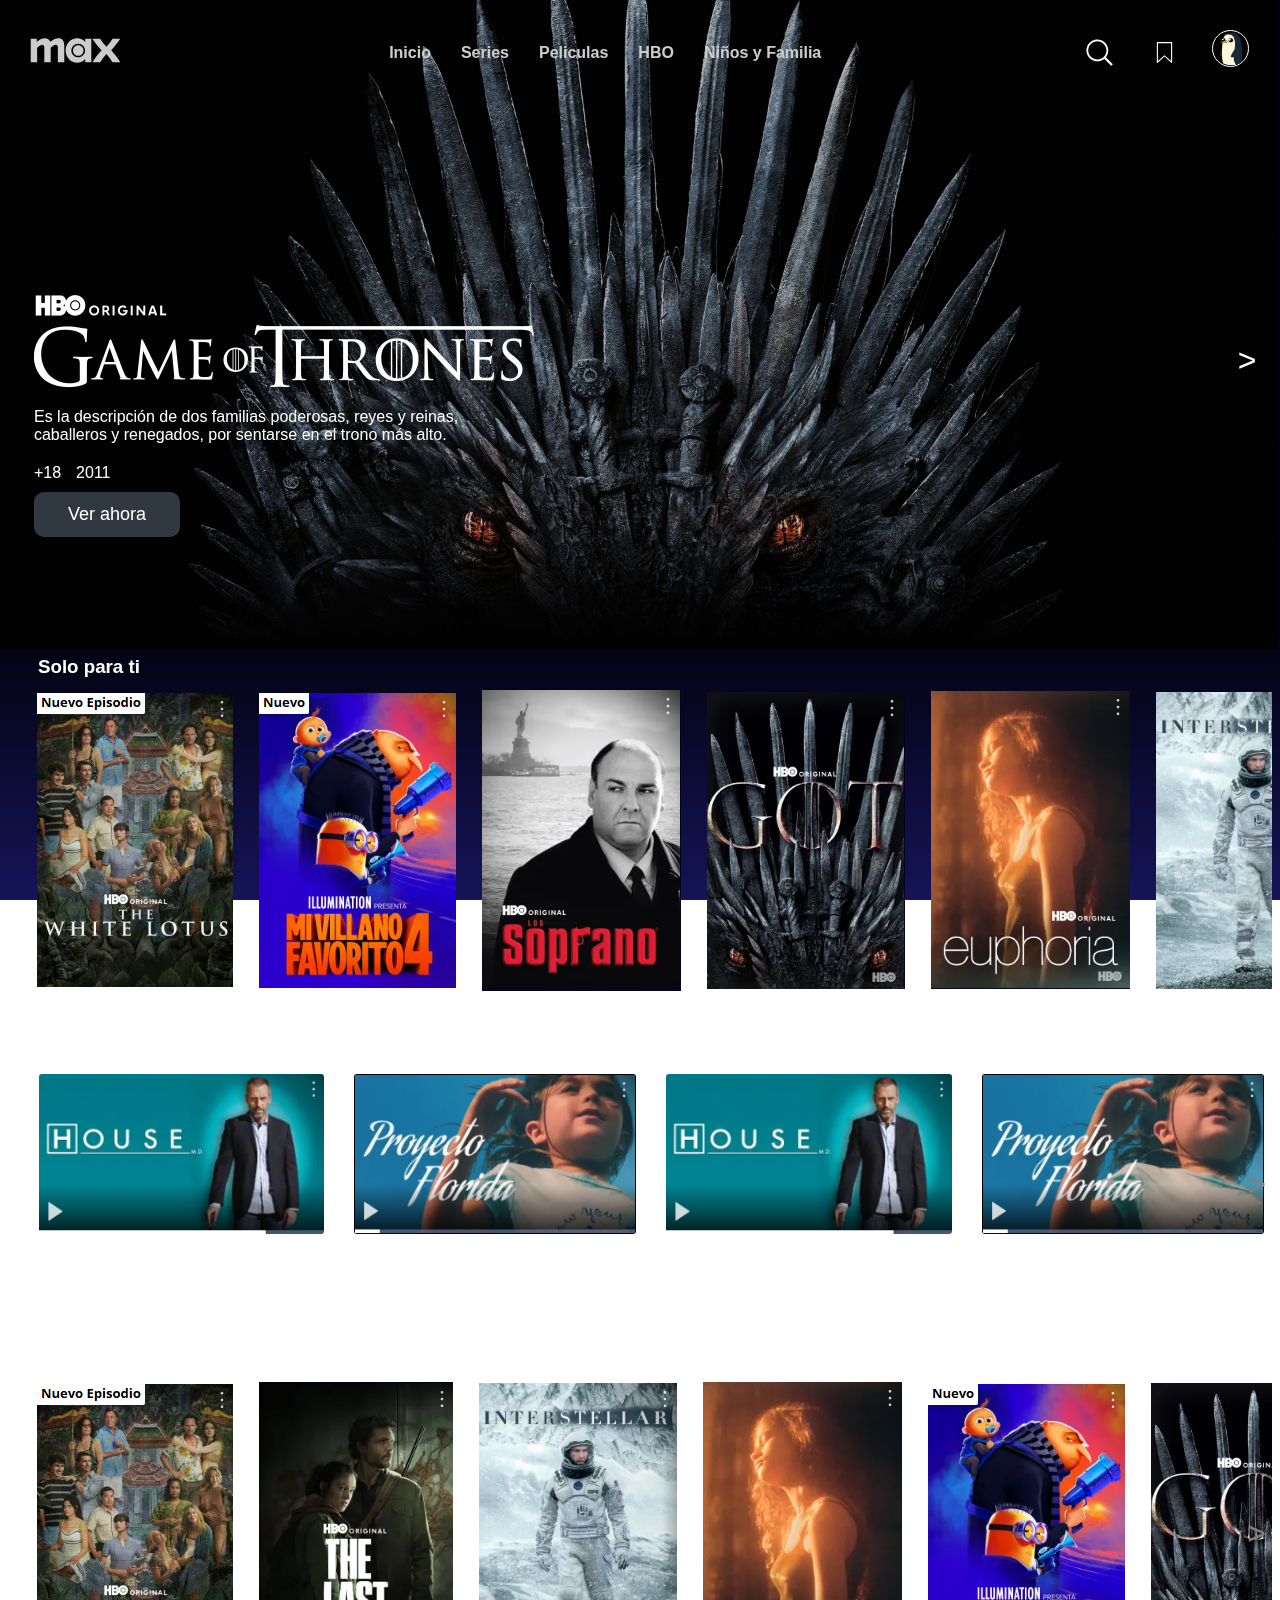
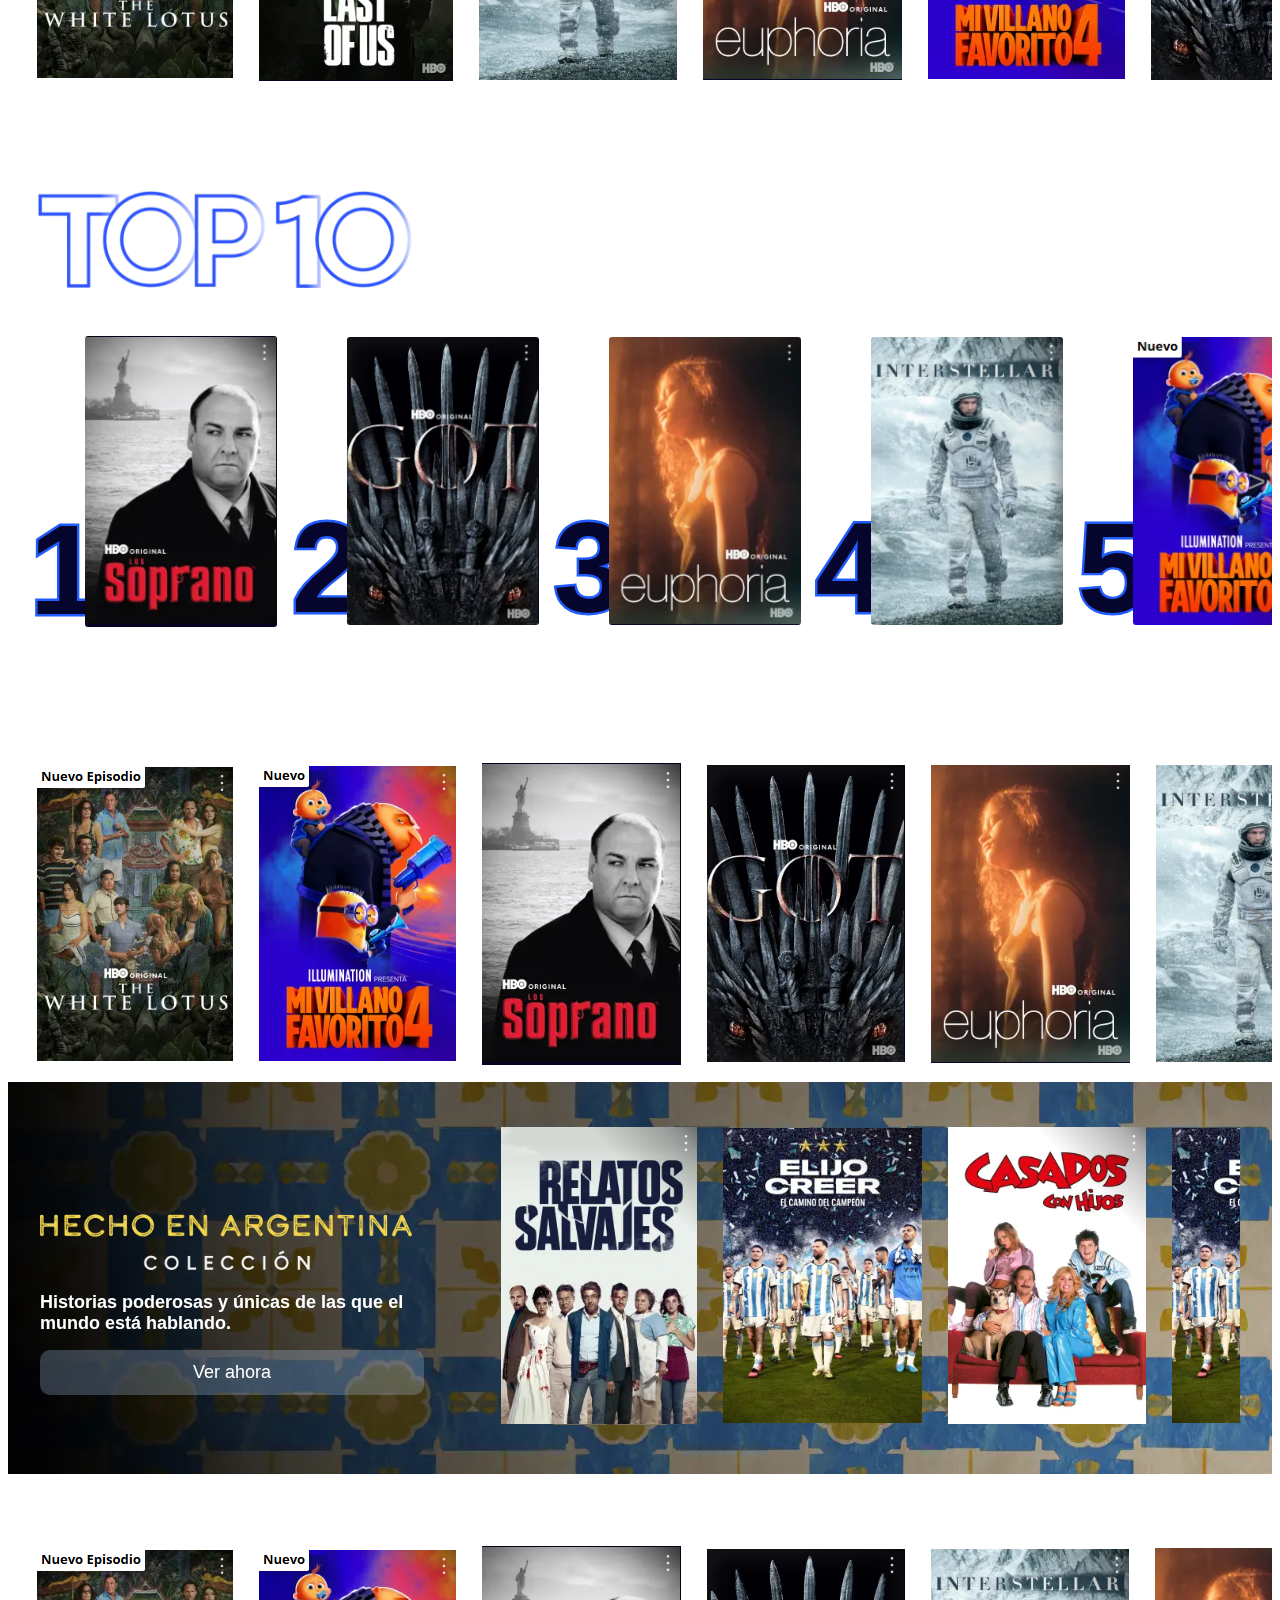
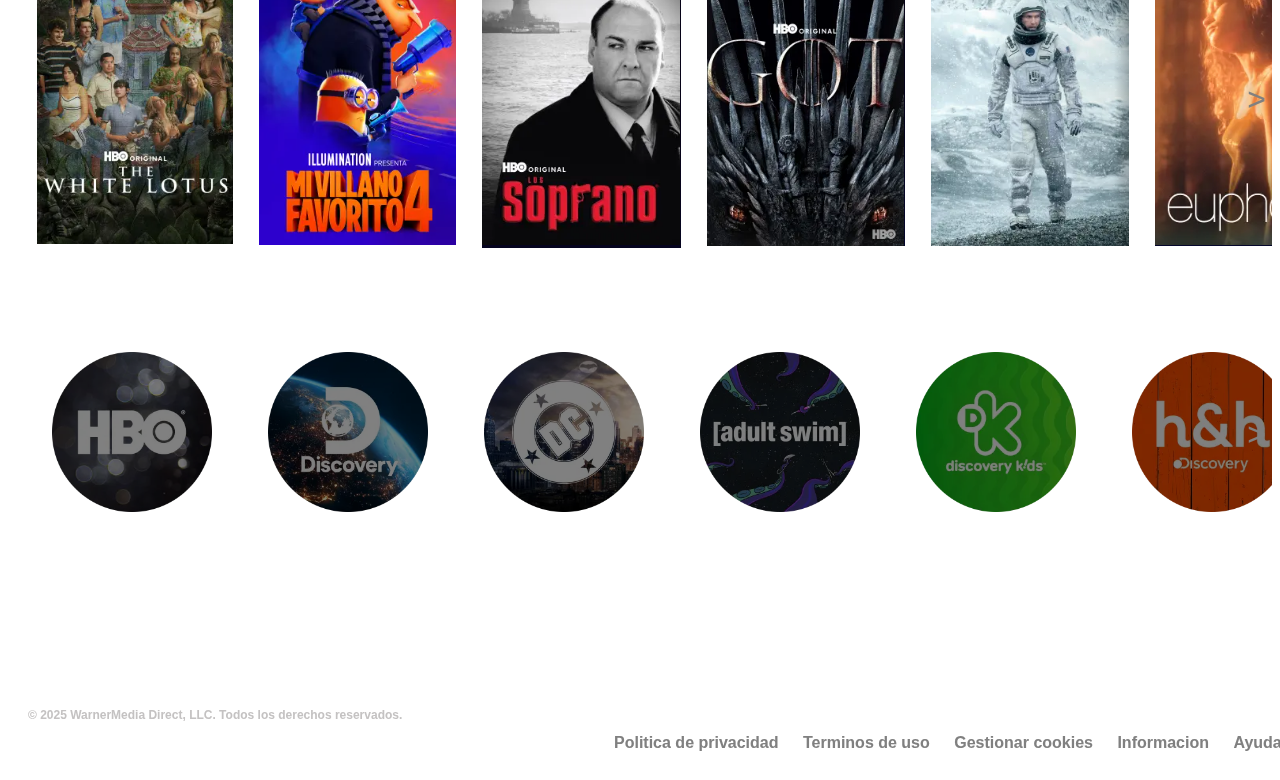
<file: Max-Clon2/index.html>
<!DOCTYPE html>
<html lang="en">
<head>
    <meta charset="UTF-8">
    <meta name="viewport" content="width=device-width, initial-scale=1.0">
    <title>Max</title>
    <link rel="stylesheet" href="css/style.css">
</head>
<body>
    <!DOCTYPE html>
<html lang="en">
<head>
    <meta charset="UTF-8">
    <meta name="viewport" content="width=device-width, initial-scale=1.0">
    <title>Max</title>
    <link rel="stylesheet" href="css/style.css">
</head>
<body>
    <header>
        <nav>
            <ul class="nav-lista">
                <li class="logo">
                    <a href="#"><img class="logo-svg" src="img\max-logo.svg" alt="">
                    </a>
                </li>
                <div class="nav-centro">
                    <li><a href="index.html">Inicio</a></li>
                    <li><a href="series.html">Series</a></li>
                    <li><a href="peliculas.html">Peliculas</a></li>
                    <li><a href="hbo.html">HBO</a></li>
                    <li><a href="niños.html">Niños y Familia</a></li>
                </div>
                <div class="li-derecha">
                    <li><!-- SVG Incrustado -->
                        <?xml version="1.0" encoding="UTF-8" standalone="no"?>
                        <!DOCTYPE svg PUBLIC "-//W3C//DTD SVG 1.1//EN" "http://www.w3.org/Graphics/SVG/1.1/DTD/svg11.dtd">
                        <svg width="100%" height="100%" viewBox="0 0 64 64" version="1.1" xmlns="http://www.w3.org/2000/svg" xmlns:xlink="http://www.w3.org/1999/xlink" xml:space="preserve" xmlns:serif="http://www.serif.com/" style="fill-rule:evenodd;clip-rule:evenodd;stroke-linejoin:round;stroke-miterlimit:2;">
                            <rect id="Icons" x="-640" y="-128" width="1280" height="800" style="fill:none;"/>
                            <g id="Icons1" serif:id="Icons">
                                <g id="Strike"></g>
                                <g id="H1"></g>
                                <g id="H2"></g>
                                <g id="H3"></g>
                                <g id="list-ul"></g>
                                <g id="hamburger-1"></g>
                                <g id="hamburger-2"></g>
                                <g id="list-ol"></g>
                                <g id="list-task"></g>
                                <g id="trash"></g>
                                <g id="vertical-menu"></g>
                                <g id="horizontal-menu"></g>
                                <g id="sidebar-2"></g>
                                <g id="Pen"></g>
                                <g id="Pen1" serif:id="Pen"></g>
                                <g id="clock"></g>
                                <g id="external-link"></g>
                                <g id="hr"></g>
                                <g id="info"></g>
                                <g id="warning"></g>
                                <g id="plus-circle"></g>
                                <g id="minus-circle"></g>
                                <g id="vue"></g>
                                <g id="cog"></g>
                                <g id="logo"></g>
                                <g id="eye-slash"></g>
                                <g id="eye"></g>
                                <g id="toggle-off"></g>
                                <g id="shredder"></g>
                                <path d="M39.94,44.142c-3.387,2.507 7.145,-8.263 4.148,-4.169c0.075,-0.006 -0.064,0.221 -0.53,0.79c0,0 8.004,7.95 11.933,11.996c1.364,1.475 -1.097,4.419 -2.769,2.882c-3.558,-3.452 -11.977,-12.031 -11.99,-12.045l-0.792,0.546Z"/>
                                <path d="M28.179,48.162c5.15,-0.05 10.248,-2.183 13.914,-5.806c4.354,-4.303 6.596,-10.669 5.814,-16.747c-1.34,-10.415 -9.902,-17.483 -19.856,-17.483c-7.563,0 -14.913,4.731 -18.137,11.591c-2.468,5.252 -2.473,11.593 0,16.854c3.201,6.812 10.431,11.518 18.008,11.591c0.086,0 0.172,0 0.257,0Zm-0.236,-3.337c-7.691,-0.074 -14.867,-6.022 -16.294,-13.648c-1.006,-5.376 0.893,-11.194 4.849,-15.012c4.618,-4.459 11.877,-5.952 17.913,-3.425c5.4,2.261 9.442,7.511 10.187,13.295c0.638,4.958 -1.141,10.154 -4.637,13.733c-3.067,3.14 -7.368,5.014 -11.803,5.057c-0.072,0 -0.143,0 -0.215,0Z" style="fill-rule:nonzero;"/>
                            </g>
                        </svg></li>
                    <li><?xml version="1.0" ?><svg data-name="Layer 1" id="Layer_1" viewBox="0 0 64 64" xmlns="http://www.w3.org/2000/svg"><path d="M45,13H19a1,1,0,0,0-1,1V50a1,1,0,0,0,.6.92,1,1,0,0,0,1.08-.19L32,39.36,44.32,50.73A1,1,0,0,0,45,51a1.1,1.1,0,0,0,.4-.08A1,1,0,0,0,46,50V14A1,1,0,0,0,45,13ZM44,47.72,32.68,37.27a1,1,0,0,0-1.36,0L20,47.72V15H44Z"/></svg></li>
                    <li class="perfil"><img src="img/Gunter3.webp" alt=""></li>
                </div>
            </ul>
        </nav>
    </header>
    <section id="recomendaciones">
        <button class="flecha izquierda"><</button>
        <article class="recomendacion active">
            <img class="fondosRecomendaciones" src="img/fondoGot.avif" alt="">
            <div class="detalle-recomendacion">
                <img class="titulo-recomendacion" src="img/got.webp" alt="">
                <p>Es la descripción de dos familias poderosas, reyes y reinas, caballeros y renegados, por sentarse en el trono más alto.</p>
                <div class="contenido-reco">
                    <p>+18</p>
                    <p>2011</p>
                </div>
                <button href="" class="btn-reco">Ver ahora</button>
            </div>
        </article>
        <article class="recomendacion">
            <img class="fondosRecomendaciones" src="img/mivillanofavoritofondo.webp" alt="">
            <div class="detalle-recomendacion">
                <img class="titulo-recomendacion" src="img/titulovillano.webp" alt="">
                <p>Un profesor de química es diagnosticado con una enfermedad terminal, el cual hará lo posible para dejar bien parada a su familia.</p>
                <div class="contenido-reco">
                    <p>+18</p>
                    <p>2008</p>
                </div>
                <button href="" class="btn-reco">Ver ahora</button>
            </div>
        </article>
        <article class="recomendacion">
            <img class="fondosRecomendaciones" src="img/thelastofusfondo.jpg" alt="">
            <div class="detalle-recomendacion">
                <img class="titulo-recomendacion" src="img/thelastofus.webp" alt="">
                <p>Cuando un extraño se acerca al recinto de Bill, un aficionado en preparativos para escenarios apocalípticos, ambos forjan una conexión poco probable. Más tarde, Joel y Ellie buscan la guía de Bill.</p>
                <div class="contenido-reco">
                    <p>+18</p>
                    <p>2023</p>
                </div>
                <button href="" class="btn-reco">Ver ahora</button>
            </div>
        </article>
        <button class="flecha derecha">></button>
    </section>
    
    <section class="categorias">
        <h3 class="titulo-categoria">Solo para ti</h3>
        <div class="carrusel-contenedor">
            <button class="flecha izquierda"><</button>
            <div class="carrusel-cards">
                <article class="card">
                    <a href=""><img src="img/portadaPelicula.png" alt=""></a>
                </article>
                <article class="card">
                    <a href=""><img src="img/portadaPelicula2.png" alt=""></a>
                </article>
                <article class="card">
                    <a href=""><img src="img/portadaPelicula3.png" alt=""></a>
                </article>
                <article class="card">
                    <a href=""><img src="img/portadaPelicula4.png" alt=""></a>
                </article>
                <article class="card">
                    <a href=""><img src="img/portadaPelicula5.png" alt=""></a>
                </article>
                <article class="card">
                    <a href=""><img src="img/portadaPelicula6.png" alt=""></a>
                </article>
                <article class="card">
                    <a href=""><img src="img/portadaPelicula7.png" alt=""></a>
                </article>
                <article class="card">
                    <a href=""><img src="img/portadaPelicula8.png" alt=""></a>
                </article>
                <article class="card">
                    <a href=""><img src="img/portadaPelicula.png" alt=""></a>
                </article>
                <article class="card">
                    <a href=""><img src="img/portadaPelicula2.png" alt=""></a>
                </article>
                <article class="card">
                    <a href=""><img src="img/portadaPelicula3.png" alt=""></a>
                </article>
                <article class="card">
                    <a href=""><img src="img/portadaPelicula4.png" alt=""></a>
                </article>
                <article class="card">
                    <a href=""><img src="img/portadaPelicula5.png" alt=""></a>
                </article>
                <article class="card">
                    <a href=""><img src="img/portadaPelicula6.png" alt=""></a>
                </article>
                <article class="card">
                    <a href=""><img src="img/portadaPelicula7.png" alt=""></a>
                </article>
                <article class="card">
                    <a href=""><img src="img/portadaPelicula8.png" alt=""></a>
                </article>
            </div>
            <button class="flecha derecha">></button>
        </div>
    </section>
    <section class="seccion-viendo">
        <h3 class="titulo-categoria">Continuar viendo</h3>
        <div class="carrusel-viendo">
            <button class="flecha izquierda"><</button>
            <article class="card-viendo">
                <div class="img-viendo"><img src="img/viendoHouse.png" alt=""></div>
                <h4>T1 E8 Veneno</h4>
                <p>+13</p>
            </article>
            <article class="card-viendo">
                <div class="img-viendo"><img src="img/proyectoFlorida.png" alt=""></div>
                <h4>Proyecto Florida</h4>
                <p>+13</p>
            </article>
            <article class="card-viendo">
                <div class="img-viendo"><img src="img/viendoHouse.png" alt=""></div>
                <h4>T1 E8 Veneno</h4>
                <p>+13</p>
            </article>
            <article class="card-viendo">
                <div class="img-viendo"><img src="img/proyectoFlorida.png" alt=""></div>
                <h4>Proyecto Florida</h4>
                <p>+13</p>
            </article>
            <article class="card-viendo">
                <div class="img-viendo"><img src="img/viendoHouse.png" alt=""></div>
                <h4>T1 E8 Veneno</h4>
                <p>+13</p>
            </article>
            <article class="card-viendo">
                <div class="img-viendo"><img src="img/viendoHouse.png" alt=""></div>
                <h4>T1 E8 Veneno</h4>
                <p>+13</p>
            </article>
            <article class="card-viendo">
                <div class="img-viendo"><img src="img/proyectoFlorida.png" alt=""></div>
                <h4>Proyecto Florida</h4>
                <p>+13</p>
            </article>
            <article class="card-viendo">
                <div class="img-viendo"><img src="img/viendoHouse.png" alt=""></div>
                <h4>T1 E8 Veneno</h4>
                <p>+13</p>
            </article>
            <article class="card-viendo">
                <div class="img-viendo"><img src="img/proyectoFlorida.png" alt=""></div>
                <h4>Proyecto Florida</h4>
                <p>+13</p>
            </article>
            <article class="card-viendo">
                <div class="img-viendo"><img src="img/viendoHouse.png" alt=""></div>
                <h4>T1 E8 Veneno</h4>
                <p>+13</p>
            </article>
            <article class="card-viendo">
                <div class="img-viendo"><img src="img/viendoHouse.png" alt=""></div>
                <h4>T1 E8 Veneno</h4>
                <p>+13</p>
            </article>
            <article class="card-viendo">
                <div class="img-viendo"><img src="img/proyectoFlorida.png" alt=""></div>
                <h4>Proyecto Florida</h4>
                <p>+13</p>
            </article>
            <article class="card-viendo">
                <div class="img-viendo"><img src="img/viendoHouse.png" alt=""></div>
                <h4>T1 E8 Veneno</h4>
                <p>+13</p>
            </article>
            <article class="card-viendo">
                <div class="img-viendo"><img src="img/proyectoFlorida.png" alt=""></div>
                <h4>Proyecto Florida</h4>
                <p>+13</p>
            </article>
            <article class="card-viendo">
                <div class="img-viendo"><img src="img/viendoHouse.png" alt=""></div>
                <h4>T1 E8 Veneno</h4>
                <p>+13</p>
            </article>
            <button class="flecha derecha">></button>
        </div>
    </section>

    <section class="categorias">
        <h3 class="titulo-categoria">Solo para ti</h3>
        <div class="carrusel-contenedor">
            <button class="flecha izquierda"><</button>
            <div class="carrusel-cards">
                <article class="card">
                    <a href=""><img src="img/portadaPelicula.png" alt=""></a>
                </article>
                <article class="card">
                    <a href=""><img src="img/portadaPelicula7.png" alt=""></a>
                </article>
                <article class="card">
                    <a href=""><img src="img/portadaPelicula6.png" alt=""></a>
                </article>
                <article class="card">
                    <a href=""><img src="img/portadaPelicula5.png" alt=""></a>
                </article>
                <article class="card">
                    <a href=""><img src="img/portadaPelicula2.png" alt=""></a>
                </article>
                <article class="card">
                    <a href=""><img src="img/portadaPelicula4.png" alt=""></a>
                </article>
                <article class="card">
                    <a href=""><img src="img/portadaPelicula3.png" alt=""></a>
                </article>
                <article class="card">
                    <a href=""><img src="img/portadaPelicula.png" alt=""></a>
                </article>
                <article class="card">
                    <a href=""><img src="img/portadaPelicula.png" alt=""></a>
                </article>
                <article class="card">
                    <a href=""><img src="img/portadaPelicula7.png" alt=""></a>
                </article>
                <article class="card">
                    <a href=""><img src="img/portadaPelicula6.png" alt=""></a>
                </article>
                <article class="card">
                    <a href=""><img src="img/portadaPelicula5.png" alt=""></a>
                </article>
                <article class="card">
                    <a href=""><img src="img/portadaPelicula2.png" alt=""></a>
                </article>
                <article class="card">
                    <a href=""><img src="img/portadaPelicula4.png" alt=""></a>
                </article>
                <article class="card">
                    <a href=""><img src="img/portadaPelicula3.png" alt=""></a>
                </article>
                <article class="card">
                    <a href=""><img src="img/portadaPelicula.png" alt=""></a>
                </article>
            </div>
            <button class="flecha derecha">></button>
        </div>
    </section>
    <section class="top10">
        <div id="titulo-top">
            <img src="img/top10.webp" alt="">
        </div>
        <div class="carrusel-top">
            <button class="flecha izquierda"><</button>
            <article class="card-top">
                <a href=""><img src="img/portadaPelicula3.png" alt=""></a>
                <div class="pos-top">
                    <svg viewBox="0 0 100 100" class="svg-top">
                        <text x="50%" y="70%" text-anchor="middle" font-size="80" font-weight="bold" fill="rgb(5, 5, 46)">1</text>
                    </svg>
                </div>
            </article>    
            <article class="card-top">
                <a href=""><img src="img/portadaPelicula4.png" alt=""></a>
                <div class="pos-top">
                    <svg viewBox="0 0 100 100" class="svg-top">
                        <text x="50%" y="70%" text-anchor="middle" font-size="80" font-weight="bold" fill="rgb(5, 5, 46)">2</text>
                    </svg>
                </div>
            </article>  
            <article class="card-top">
                <a href=""><img src="img/portadaPelicula5.png" alt=""></a>
                <div class="pos-top">
                    <svg viewBox="0 0 100 100" class="svg-top">
                        <text x="50%" y="70%" text-anchor="middle" font-size="80" font-weight="bold" fill="rgb(5, 5, 46)">3</text>
                    </svg>
                </div>
            </article>  
            <article class="card-top">
                <a href=""><img src="img/portadaPelicula6.png" alt=""></a>
                <div class="pos-top">
                    <svg viewBox="0 0 100 100" class="svg-top">
                        <text x="50%" y="70%" text-anchor="middle" font-size="80" font-weight="bolder" fill="rgb(5, 5, 46)">4</text>
                    </svg>
                </div>
            </article>  
            <article class="card-top">
                <a href=""><img src="img/portadaPelicula2.png" alt=""></a>
                <div class="pos-top">
                    <svg viewBox="0 0 100 100" class="svg-top">
                        <text x="50%" y="70%" text-anchor="middle" font-size="80" font-weight="bold" fill="rgb(5, 5, 46)">5</text>
                    </svg>
                </div>
            </article>  
            <article class="card-top">
                <a href=""><img src="img/portadaPelicula.png" alt=""></a>
                <div class="pos-top">
                    <svg viewBox="0 0 100 100" class="svg-top">
                        <text x="50%" y="70%" text-anchor="middle" font-size="80" font-weight="bold" fill="rgb(5, 5, 46)">6</text>
                    </svg>
                </div>
            </article>    
            <article class="card-top">
                <a href=""><img src="img/portadaPelicula7.png" alt=""></a>
                <div class="pos-top">
                    <svg viewBox="0 0 100 100" class="svg-top">
                        <text x="50%" y="70%" text-anchor="middle" font-size="80" font-weight="bold" fill="rgb(5, 5, 46)">7</text>
                    </svg>
                </div>
            </article>  
            <article class="card-top">
                <a href=""><img src="img/portadaPelicula8.png" alt=""></a>
                <div class="pos-top">
                    <svg viewBox="0 0 100 100" class="svg-top">
                        <text x="50%" y="70%" text-anchor="middle" font-size="80" font-weight="bold" fill="rgb(5, 5, 46)">8</text>
                    </svg>
                </div>
            </article>  
            <article class="card-top">
                <a href=""><img src="img/portadaPelicula5.png" alt=""></a>
                <div class="pos-top">
                    <svg viewBox="0 0 100 100" class="svg-top">
                        <text x="50%" y="70%" text-anchor="middle" font-size="80" font-weight="bolder" fill="rgb(5, 5, 46)">9</text>
                    </svg>
                </div>
            </article>  
            <article class="card-top">
                <a href=""><img src="img/portadaPelicula4.png" alt=""></a>
                <div class="pos-top">
                    <svg viewBox="0 0 100 100" class="svg-top">
                        <text x="50%" y="70%" text-anchor="middle" font-size="80" font-weight="bold" fill="rgb(5, 5, 46)">10</text>
                    </svg>
                </div>
            </article>
            <button class="flecha derecha">></button>

        </div>
    </section>
    <section class="categorias">
        <h3 class="titulo-categoria">Solo para ti</h3>
        <div class="carrusel-contenedor">
            <button class="flecha izquierda"><</button>
            <div class="carrusel-cards">
                <article class="card">
                    <a href=""><img src="img/portadaPelicula.png" alt=""></a>
                </article>
                <article class="card">
                    <a href=""><img src="img/portadaPelicula2.png" alt=""></a>
                </article>
                <article class="card">
                    <a href=""><img src="img/portadaPelicula3.png" alt=""></a>
                </article>
                <article class="card">
                    <a href=""><img src="img/portadaPelicula4.png" alt=""></a>
                </article>
                <article class="card">
                    <a href=""><img src="img/portadaPelicula5.png" alt=""></a>
                </article>
                <article class="card">
                    <a href=""><img src="img/portadaPelicula6.png" alt=""></a>
                </article>
                <article class="card">
                    <a href=""><img src="img/portadaPelicula7.png" alt=""></a>
                </article>
                <article class="card">
                    <a href=""><img src="img/portadaPelicula4.png" alt=""></a>
                </article>
                <article class="card">
                    <a href=""><img src="img/portadaPelicula.png" alt=""></a>
                </article>
                <article class="card">
                    <a href=""><img src="img/portadaPelicula2.png" alt=""></a>
                </article>
                <article class="card">
                    <a href=""><img src="img/portadaPelicula3.png" alt=""></a>
                </article>
                <article class="card">
                    <a href=""><img src="img/portadaPelicula4.png" alt=""></a>
                </article>
                <article class="card">
                    <a href=""><img src="img/portadaPelicula5.png" alt=""></a>
                </article>
                <article class="card">
                    <a href=""><img src="img/portadaPelicula6.png" alt=""></a>
                </article>
                <article class="card">
                    <a href=""><img src="img/portadaPelicula7.png" alt=""></a>
                </article>
                <article class="card">
                    <a href=""><img src="img/portadaPelicula4.png" alt=""></a>
                </article>
            </div>
            <button class="flecha derecha">></button>
        </div>
    </section>
    <section class="galardones">
        <div class="contenedor-flex">
            <div class="contenido">
                <img class="titulo-recomendacion" src="img\textArg.webp" alt="">
                <p>Historias poderosas y únicas de las que el mundo está hablando.</p>
                <button href="" class="btn-reco">Ver ahora</button>
            </div>
            
            <div class="carrusel-contenedor">
                <button class="flecha izquierda"><</button>
                <div class="carrusel-cards">
                    <article class="card">
                        <a href=""><img src="img/peliArg.png" alt=""></a>
                    </article>
                    <article class="card">
                        <a href=""><img src="img/peliArg2.png" alt=""></a>
                    </article>
                    <article class="card">
                        <a href=""><img src="img/peliArg3.png" alt=""></a>
                    </article>
                    <article class="card">
                        <a href=""><img src="img/peliArg2.png" alt=""></a>
                    </article>
                    <article class="card">
                        <a href=""><img src="img/peliArg.png" alt=""></a>
                    </article>
                    <article class="card">
                        <a href=""><img src="img/peliArg2.png" alt=""></a>
                    </article>
                    <article class="card">
                        <a href=""><img src="img/peliArg3.png" alt=""></a>
                    </article>
                    <article class="card">
                        <a href=""><img src="img/peliArg2.png" alt=""></a>
                    </article>
                </div>
                <button class="flecha derecha">></button>
            </div>
        </div>
    </section>    
    <section class="categorias">
        <h3 class="titulo-categoria">Solo para ti</h3>
        <div class="carrusel-contenedor">
            <button class="flecha izquierda"><</button>
            <div class="carrusel-cards">
                <article class="card">
                    <a href=""><img src="img/portadaPelicula.png" alt=""></a>
                </article>
                <article class="card">
                    <a href=""><img src="img/portadaPelicula2.png" alt=""></a>
                </article>
                <article class="card">
                    <a href=""><img src="img/portadaPelicula3.png" alt=""></a>
                </article>
                <article class="card">
                    <a href=""><img src="img/portadaPelicula4.png" alt=""></a>
                </article>
                <article class="card">
                    <a href=""><img src="img/portadaPelicula6.png" alt=""></a>
                </article>
                <article class="card">
                    <a href=""><img src="img/portadaPelicula5.png" alt=""></a>
                </article>
                <article class="card">
                    <a href=""><img src="img/portadaPelicula7.png" alt=""></a>
                </article>
                <article class="card">
                    <a href=""><img src="img/portadaPelicula8.png" alt=""></a>
                </article>
                <article class="card">
                    <a href=""><img src="img/portadaPelicula5.png" alt=""></a>
                </article>
                <article class="card">
                    <a href=""><img src="img/portadaPelicula6.png" alt=""></a>
                </article>
                <article class="card">
                    <a href=""><img src="img/portadaPelicula5.png" alt=""></a>
                </article>
                <article class="card">
                    <a href=""><img src="img/portadaPelicula4.png" alt=""></a>
                </article>
                <article class="card">
                    <a href=""><img src="img/portadaPelicula3.png" alt=""></a>
                </article>
                <article class="card">
                    <a href=""><img src="img/portadaPelicula2.png" alt=""></a>
                </article>
                <article class="card">
                    <a href=""><img src="img/portadaPelicula.png" alt=""></a>
                </article>
                <article class="card">
                    <a href=""><img src="img/portadaPelicula8.png" alt=""></a>
                </article>
            </div>
            <button class="flecha derecha">></button>
        </div>
    </section>
    <section class="universos">
        <h3 class="titulo-categoria">Universo Max</h3>
        <div class="carrusel-contenedor">
            <button class="flecha izquierda"><</button>
            <div class="carrusel-cards">
                <article class="card-universo">
                    <a href=""><img src="img/universoHBO.webp" alt=""></a>
                </article>
                <article class="card-universo">
                    <a href=""><img src="img/universoDiscovery.webp" alt=""></a>
                </article>
                <article class="card-universo">
                    <a href=""><img src="img/universoDC.webp" alt=""></a>
                </article>
                <article class="card-universo">
                    <a href=""><img src="img/universoAdultSwin.webp" alt=""></a>
                </article>
                <article class="card-universo">
                    <a href=""><img src="img/universoDiscoveryKids.webp" alt=""></a>
                </article>
                <article class="card-universo">
                    <a href=""><img src="img/universoH&H.webp" alt=""></a>
                </article>
                <article class="card-universo">
                    <a href=""><img src="img/universoHarryPotter.webp" alt=""></a>
                </article>
                <article class="card-universo">
                    <a href=""><img src="img/universoMax.webp" alt=""></a>
                </article>
                <article class="card-universo">
                    <a href=""><img src="img/universoWarner.webp" alt=""></a>
                </article>
                <article class="card-universo">
                    <a href=""><img src="img/UniversoCN.webp" alt=""></a>
                </article>
                <article class="card-universo">
                    <a href=""><img src="img/universoHBO.webp" alt=""></a>
                </article>
                <article class="card-universo">
                    <a href=""><img src="img/universoDiscovery.webp" alt=""></a>
                </article>
                <article class="card-universo">
                    <a href=""><img src="img/universoDC.webp" alt=""></a>
                </article>
                <article class="card-universo">
                    <a href=""><img src="img/universoAdultSwin.webp" alt=""></a>
                </article>
                <article class="card-universo">
                    <a href=""><img src="img/universoDiscoveryKids.webp" alt=""></a>
                </article>
                <article class="card-universo">
                    <a href=""><img src="img/universoH&H.webp" alt=""></a>
                </article>
                <article class="card-universo">
                    <a href=""><img src="img/universoHarryPotter.webp" alt=""></a>
                </article>
                <article class="card-universo">
                    <a href=""><img src="img/universoMax.webp" alt=""></a>
                </article>
                <article class="card-universo">
                    <a href=""><img src="img/universoWarner.webp" alt=""></a>
                </article>
                <article class="card-universo">
                    <a href=""><img src="img/UniversoCN.webp" alt=""></a>
                </article>
            </div>
            <button class="flecha derecha">></button>
        </div>
    </section>
    <footer>
        <div class="footer-container">
            <div class="redes">
                <a href="https://www.instagram.com"><svg fill="currentColor" width="20px" height="20px" viewBox="0 0 24 24" xmlns="http://www.w3.org/2000/svg" data-name="Layer 1"><path d="M17.34,5.46h0a1.2,1.2,0,1,0,1.2,1.2A1.2,1.2,0,0,0,17.34,5.46Zm4.6,2.42a7.59,7.59,0,0,0-.46-2.43,4.94,4.94,0,0,0-1.16-1.77,4.7,4.7,0,0,0-1.77-1.15,7.3,7.3,0,0,0-2.43-.47C15.06,2,14.72,2,12,2s-3.06,0-4.12.06a7.3,7.3,0,0,0-2.43.47A4.78,4.78,0,0,0,3.68,3.68,4.7,4.7,0,0,0,2.53,5.45a7.3,7.3,0,0,0-.47,2.43C2,8.94,2,9.28,2,12s0,3.06.06,4.12a7.3,7.3,0,0,0,.47,2.43,4.7,4.7,0,0,0,1.15,1.77,4.78,4.78,0,0,0,1.77,1.15,7.3,7.3,0,0,0,2.43.47C8.94,22,9.28,22,12,22s3.06,0,4.12-.06a7.3,7.3,0,0,0,2.43-.47,4.7,4.7,0,0,0,1.77-1.15,4.85,4.85,0,0,0,1.16-1.77,7.59,7.59,0,0,0,.46-2.43c0-1.06.06-1.4.06-4.12S22,8.94,21.94,7.88ZM20.14,16a5.61,5.61,0,0,1-.34,1.86,3.06,3.06,0,0,1-.75,1.15,3.19,3.19,0,0,1-1.15.75,5.61,5.61,0,0,1-1.86.34c-1,.05-1.37.06-4,.06s-3,0-4-.06A5.73,5.73,0,0,1,6.1,19.8,3.27,3.27,0,0,1,5,19.05a3,3,0,0,1-.74-1.15A5.54,5.54,0,0,1,3.86,16c0-1-.06-1.37-.06-4s0-3,.06-4A5.54,5.54,0,0,1,4.21,6.1,3,3,0,0,1,5,5,3.14,3.14,0,0,1,6.1,4.2,5.73,5.73,0,0,1,8,3.86c1,0,1.37-.06,4-.06s3,0,4,.06a5.61,5.61,0,0,1,1.86.34A3.06,3.06,0,0,1,19.05,5,3.06,3.06,0,0,1,19.8,6.1,5.61,5.61,0,0,1,20.14,8c.05,1,.06,1.37.06,4S20.19,15,20.14,16ZM12,6.87A5.13,5.13,0,1,0,17.14,12,5.12,5.12,0,0,0,12,6.87Zm0,8.46A3.33,3.33,0,1,1,15.33,12,3.33,3.33,0,0,1,12,15.33Z"/></svg></a>
                <a href="https://www.facebook.com"><svg fill="#000000" width="20px" height="20px" viewBox="-7 -2 24 24" xmlns="http://www.w3.org/2000/svg" preserveAspectRatio="xMinYMin" class="jam jam-facebook"><path d='M2.046 3.865v2.748H.032v3.36h2.014v9.986H6.18V9.974h2.775s.26-1.611.386-3.373H6.197V4.303c0-.343.45-.805.896-.805h2.254V0H6.283c-4.34 0-4.237 3.363-4.237 3.865z' /></svg></a>
                <a href="https://www.tiktok.com"><svg fill="#000000" width="20px" height="20px" viewBox="0 0 32 32" version="1.1" xmlns="http://www.w3.org/2000/svg">
                    <title>tiktok</title>
                    <path d="M16.656 1.029c1.637-0.025 3.262-0.012 4.886-0.025 0.054 2.031 0.878 3.859 2.189 5.213l-0.002-0.002c1.411 1.271 3.247 2.095 5.271 2.235l0.028 0.002v5.036c-1.912-0.048-3.71-0.489-5.331-1.247l0.082 0.034c-0.784-0.377-1.447-0.764-2.077-1.196l0.052 0.034c-0.012 3.649 0.012 7.298-0.025 10.934-0.103 1.853-0.719 3.543-1.707 4.954l0.020-0.031c-1.652 2.366-4.328 3.919-7.371 4.011l-0.014 0c-0.123 0.006-0.268 0.009-0.414 0.009-1.73 0-3.347-0.482-4.725-1.319l0.040 0.023c-2.508-1.509-4.238-4.091-4.558-7.094l-0.004-0.041c-0.025-0.625-0.037-1.25-0.012-1.862 0.49-4.779 4.494-8.476 9.361-8.476 0.547 0 1.083 0.047 1.604 0.136l-0.056-0.008c0.025 1.849-0.050 3.699-0.050 5.548-0.423-0.153-0.911-0.242-1.42-0.242-1.868 0-3.457 1.194-4.045 2.861l-0.009 0.030c-0.133 0.427-0.21 0.918-0.21 1.426 0 0.206 0.013 0.41 0.037 0.61l-0.002-0.024c0.332 2.046 2.086 3.59 4.201 3.59 0.061 0 0.121-0.001 0.181-0.004l-0.009 0c1.463-0.044 2.733-0.831 3.451-1.994l0.010-0.018c0.267-0.372 0.45-0.822 0.511-1.311l0.001-0.014c0.125-2.237 0.075-4.461 0.087-6.698 0.012-5.036-0.012-10.060 0.025-15.083z"></path>
                    </svg></a>
                <a href="https://www.youtube.com/"><svg fill="currentColor" width="20px" height="20px" viewBox="0 0 24 24" xmlns="http://www.w3.org/2000/svg" data-name="Layer 1"><path d="M23,9.71a8.5,8.5,0,0,0-.91-4.13,2.92,2.92,0,0,0-1.72-1A78.36,78.36,0,0,0,12,4.27a78.45,78.45,0,0,0-8.34.3,2.87,2.87,0,0,0-1.46.74c-.9.83-1,2.25-1.1,3.45a48.29,48.29,0,0,0,0,6.48,9.55,9.55,0,0,0,.3,2,3.14,3.14,0,0,0,.71,1.36,2.86,2.86,0,0,0,1.49.78,45.18,45.18,0,0,0,6.5.33c3.5.05,6.57,0,10.2-.28a2.88,2.88,0,0,0,1.53-.78,2.49,2.49,0,0,0,.61-1,10.58,10.58,0,0,0,.52-3.4C23,13.69,23,10.31,23,9.71ZM9.74,14.85V8.66l5.92,3.11C14,12.69,11.81,13.73,9.74,14.85Z"/></svg></a>
            </div>
            <div class="derechos">
                <p>© 2025 WarnerMedia Direct, LLC. Todos los derechos reservados.</p>
            </div>
            <div class="enlaces-footer">
                <a href="">Politica de privacidad</a>
                <a href="">Terminos de uso</a>
                <a href="">Gestionar cookies</a>
                <a href="">Informacion</a>
                <a href="">Ayuda</a>
            </div>
        </div>
    </footer>
    <script src="js/app.js"></script>
</body>
</html>
</file>
<file: Max-Clon2/css/style.css>
body {
    background: linear-gradient(to bottom, rgb(2, 2, 14) 70%, rgb(21, 20, 88) 100%);
    background-attachment: fixed;
    font-family: Arial, sans-serif;
    font-weight: bold;
    overflow-x: hidden;
}


header {
    padding: 10px 0;
    position: relative;
    width: 98vw;
    top: 10px;
    z-index: 5;
}

nav ul.nav-lista {
    display: flex;
    list-style: none;
    padding: 0;
    margin: -30px 0;
    align-items: center;
}

/* Le cambiamos el color al svg */
.logo-svg {
    position: relative;
    filter: brightness(0) invert(1);
    height: 60px; 
    width: auto;
}

nav ul.nav-lista li {
    margin: 0 15px;
}

nav ul.nav-lista li a {
    text-decoration: none;
    color: white;
    filter: brightness(80%);
}

nav ul.nav-lista li a img {
    height: 105px;
    width: auto;
}

nav .nav-centro {
    display: flex;
    justify-content: center;
    flex: 1;
}

nav .li-derecha {
    margin-left: auto;
    display: flex;
}

nav .li-derecha li {
    margin: 0 8px;
    width: 35px;
    height: 35px;
}

nav .li-derecha .perfil img {
    border-radius: 40px;
    border: solid 1px white;
    height: 35px;
    width: 35px;
    object-fit: contain;
    margin-top: -5px;
}

svg path {
    fill: white; 
}

nav .nav-centro li a:hover {
    filter: brightness(100%);
}

/* Presentaciones de inicio, recomendaciones */
.fondosRecomendaciones {
    position: absolute;
    top: -100px;
    left: -10px;
    width: 100vw;
    height: 42rem;
    z-index: -1;
    object-fit: cover;
    filter: brightness(80%);
}

#recomendaciones {
    position: relative;
    width: 98vw;
    height: 40rem;
    color: white;
}
#recomendaciones .flecha.izquierda{
    position: relative;
    top: -5px;
    filter: brightness(50%);
    height: 36rem;
}
#recomendaciones .flecha.derecha{
    top: -5px;
    height: 36rem;
    filter: brightness(50%);
}
#recomendaciones:hover .flecha.derecha{
    background: linear-gradient(to left, rgba(0, 0, 0, 0.300) 0%, rgba(0, 0, 0, 0) 100%);
    filter: brightness(100%);
}
#recomendaciones:hover .flecha.izquierda{
    background: linear-gradient(to left, rgba(0, 0, 0, 0.0) 0%, rgba(0, 0, 0, 0.300) 100%);
    filter: brightness(100%);
}

.recomendacion {
    position: absolute;
    top: 0;
    left: 0;
    width: 100%;
    height: 100%;
    opacity: 0;
    transition: opacity 1s;
    z-index: -1;
}

.recomendacion.active {
    opacity: 1;
    z-index: 0;
}
.detalle-recomendacion {
    position: absolute;
    bottom: 10rem; /* Anclado abajo */
    left: 22%;
    transform: translateX(-50%);
    width: 90%;
    max-width: 500px;
    min-height: 200px;
    padding: 20px;
    border-radius: 10px;
}

.detalle-recomendacion h2,
.detalle-recomendacion p {
    margin: 10px 0;
    font-weight: 500;
}

.detalle-recomendacion img.titulo-recomendacion {
    display: block;
    margin: 20px 0;
}
.contenido-reco {
    display: flex;
    gap: 15px;
    align-items: center;
}
.btn-reco {
    display: inline-block;
    padding: 12px 34px;
    font-size: 18px;
    text-decoration: none;
    color: white;
    background-color: rgba(185, 214, 252, 0.253);
    border: none;
    border-radius: 10px;
    transition: all 0.3s ease-in-out;
    cursor: pointer;
}
.btn-reco:hover{
    background-color: rgba(185, 214, 252, 0.479);
}

/* Carrusel cards */
.titulo-categoria {
    position: relative;
    left: 30px;
    color: white;
    top: 20px;
}

.categorias {
    position: relative;
    top: -100px;
}

.carrusel-cards {
    display: flex;
    flex-direction: row;
    align-items: center;
    max-width: 100vw;
    overflow: hidden;
    margin-left: 1rem;
    overflow-x: auto;
    scroll-behavior: smooth;
    scrollbar-width: none;
}

.card {
    width: 20rem;
    margin: 10px;
    padding: 3px;
    position: relative;
    box-sizing: border-box;
}

.card::before {
    content: '';
    position: absolute;
    top: 0;
    left: 0;
    width: 100%;
    height: 100%;
    border: 2px solid transparent;
    border-radius: 5px;
    transition: border-color 0.1s;
    box-sizing: border-box;
    cursor: pointer;
}

.card:hover::before {
    border-color: white;
}

.carrusel-contenedor {
    display: flex;
    align-items: center;
    position: relative;
}

.flecha {
    background: none;
    border: none;
    color: white;
    font-size: 2rem;
    cursor: pointer;
    z-index: 2;
    filter: brightness(50%);
}

.flecha.izquierda {
    position: absolute;
    height: 19rem;
    left: -10px;
}

.flecha.derecha {
    position: absolute;
    height: 19rem;
    right: 0px;
}
.carrusel-viendo .flecha.derecha, .carrusel-viendo .flecha.izquierda{
    top: 45px;
    height: 14rem;
}

.carrusel-viendo:hover .flecha.izquierda, .carrusel-contenedor:hover .flecha.izquierda, .carrusel-top:hover .flecha.izquierda, .recomendaciones:hover .flecha.izquierda{
    background: linear-gradient(to left, rgba(0, 0, 0, 0.0) 0%, rgba(0, 0, 0, 0.200) 100%);
    filter: brightness(100%);
}
.carrusel-viendo:hover .flecha.derecha, .carrusel-contenedor:hover .flecha.derecha, .carrusel-top:hover .flecha.derecha{
    background: linear-gradient(to left, rgba(0, 0, 0, 0.200) 0%, rgba(0, 0, 0, 0) 100%);
    filter: brightness(100%);
}

/* Sección continuar viendo */
.seccion-viendo {
    position: relative;
    top: -100px;
}

.carrusel-viendo {
    display: flex;
    flex-direction: row;
    align-items: center;
    max-width: 100vw;
    height: 15rem;
    overflow: hidden;
    margin-left: 1rem;
}

.card-viendo {
    width: 20rem;
    margin: 10px;
    padding: 3px;
}

.card-viendo::before {
    content: '';
    position: absolute;
    top: 0;
    left: 0;
    width: 100%;
    height: 100%;
    pointer-events: none;
}


.card-viendo:hover::before {
    border-color: white;
}

.card-viendo h4, p {
    margin-top: 10px;
    color: white;
}

.card-viendo p {
    margin-top: -15px;
}
.img-viendo img {
    display: block;
    height: 10rem;
    border: 2px solid transparent;
    border-radius: 5px;
    transition: border-color 0.1s;
}

.img-viendo img:hover {
    cursor: pointer;
    border-color: white;
}

/* Seccion TOP 10 */
.top10 {
    position: relative;
    top: -100px;
}

#titulo-top {
    position: relative;
    left: 30px;
    color: white;
    top: 20px;
}

#titulo-top img {
    width: 35rem;
    height: auto;
}

.carrusel-top {
    display: flex;
    flex-direction: row;
    align-items: center;
    max-width: 100vw;
    overflow: hidden;
    margin-left: 1rem;
}

.card-top {
    position: relative;
    width: 9rem;
    height: auto;
    margin: 3.5rem;
    padding: 3px;
}

.card-top img {
    display: block;
    border: 2px solid transparent;
    width: 12rem;
    border-radius: 5px;
    transition: border-color 0.1s;
}

.card-top:hover img {
    border-color: white;
}

.card-top:hover .svg-top text {
    fill: rgb(41, 98, 255);
    transform:scale(1.09) translateX(-5px); 
}

.card-top:hover .svg-top {
    transform:translateX(-8px);
}

.pos-top {
    position: absolute;
    bottom: 90px;
    left: -95px;
    width: 40px;
    height: 40px;
    z-index: -1;
}

.card-top .svg-top {
    transition: transform 0.6s ease-in-out, fill 0.3s ease;
}

.svg-top {
    width: 160px;
    height: 160px;
}

.svg-top text {
    stroke: rgb(33, 92, 255);
    stroke-width: 3px;
    paint-order: stroke fill;
}

/* Galardonados */
.galardones {
    position: relative;
    top: -100px;
    background: url('../img/fondoArgentina.webp');
    display: flex;
    justify-content: space-between;
    align-items: center;
    padding: 2rem;
}

.galardones .contenido {
    display: flex;
    flex-direction: column;
    gap: 1rem;
    max-width: 25rem;
}

.galardones .titulo-recomendacion {
    width: 100%;
}

.galardones p {
    font-size: 18px;
    margin: 0;
}

.galardones .contenedor-flex {
    display: flex;
    align-items: center;
    gap: 3rem;
}

.galardones .carrusel-contenedor {
    display: flex;
    overflow: hidden;
    max-width: 60vw;
    align-items: center;
    gap: 1rem;
}
.galardones .carrusel-contenedor .flecha.izquierda{
    left: 15px;
    z-index: 5;
}
.galardones .carrusel-contenedor .flecha.izquierda:hover{
    background: linear-gradient(to left, rgba(0, 0, 0, 0) 0%, rgba(0, 0, 0, 0.400) 100%);

}
.flecha {
    background: none;
    border: none;
    font-size: 2rem;
    cursor: pointer;
}

/*Universos*/
.universos{
    position: relative;
    top: -100px;
}
.card-universo img{
    width: 10rem;
    margin: 28px;
    filter: brightness(50%);
    transition: transform 0.1s ease-in-out;
}
.card-universo img:hover{
    border: none;
    transform: scale(1.2);
    filter: brightness(100%);
}

/*Carrusel*/
.carrusel-cards, .carrusel-viendo, .carrusel-top {
    display: flex;
    flex-direction: row;
    align-items: center;
    max-width: 100vw;
    overflow-x: auto;
    scroll-behavior: smooth;
    scrollbar-width: none;
}

.carrusel-cards::-webkit-scrollbar,
.carrusel-viendo::-webkit-scrollbar,
.carrusel-top::-webkit-scrollbar {
    display: none;
}

/*Footer*/
footer {
    color: rgb(170, 170, 170);
    padding: 20px;
    width: 100vw;
}

.footer-container {
    position: relative;
    width: 100vw;
}

.redes {
    position: relative;
    margin: 10px;
}

.redes a {
    color: rgb(211, 209, 209);
    text-decoration: none;
}

.derechos {
    width: 100%;
    font-size: 12px;
    text-align: left;
    margin-top: 10px;
}
.derechos p{
    color: rgb(196, 194, 194);
}

.enlaces-footer {
    position: relative;
    right: -45vw;
}

.enlaces-footer a {
    color: white;
    text-decoration: none;
    margin: 10px;
    filter: brightness(50%);
}
.enlaces-footer a:hover{
    filter: brightness(100%);
}
</file>
